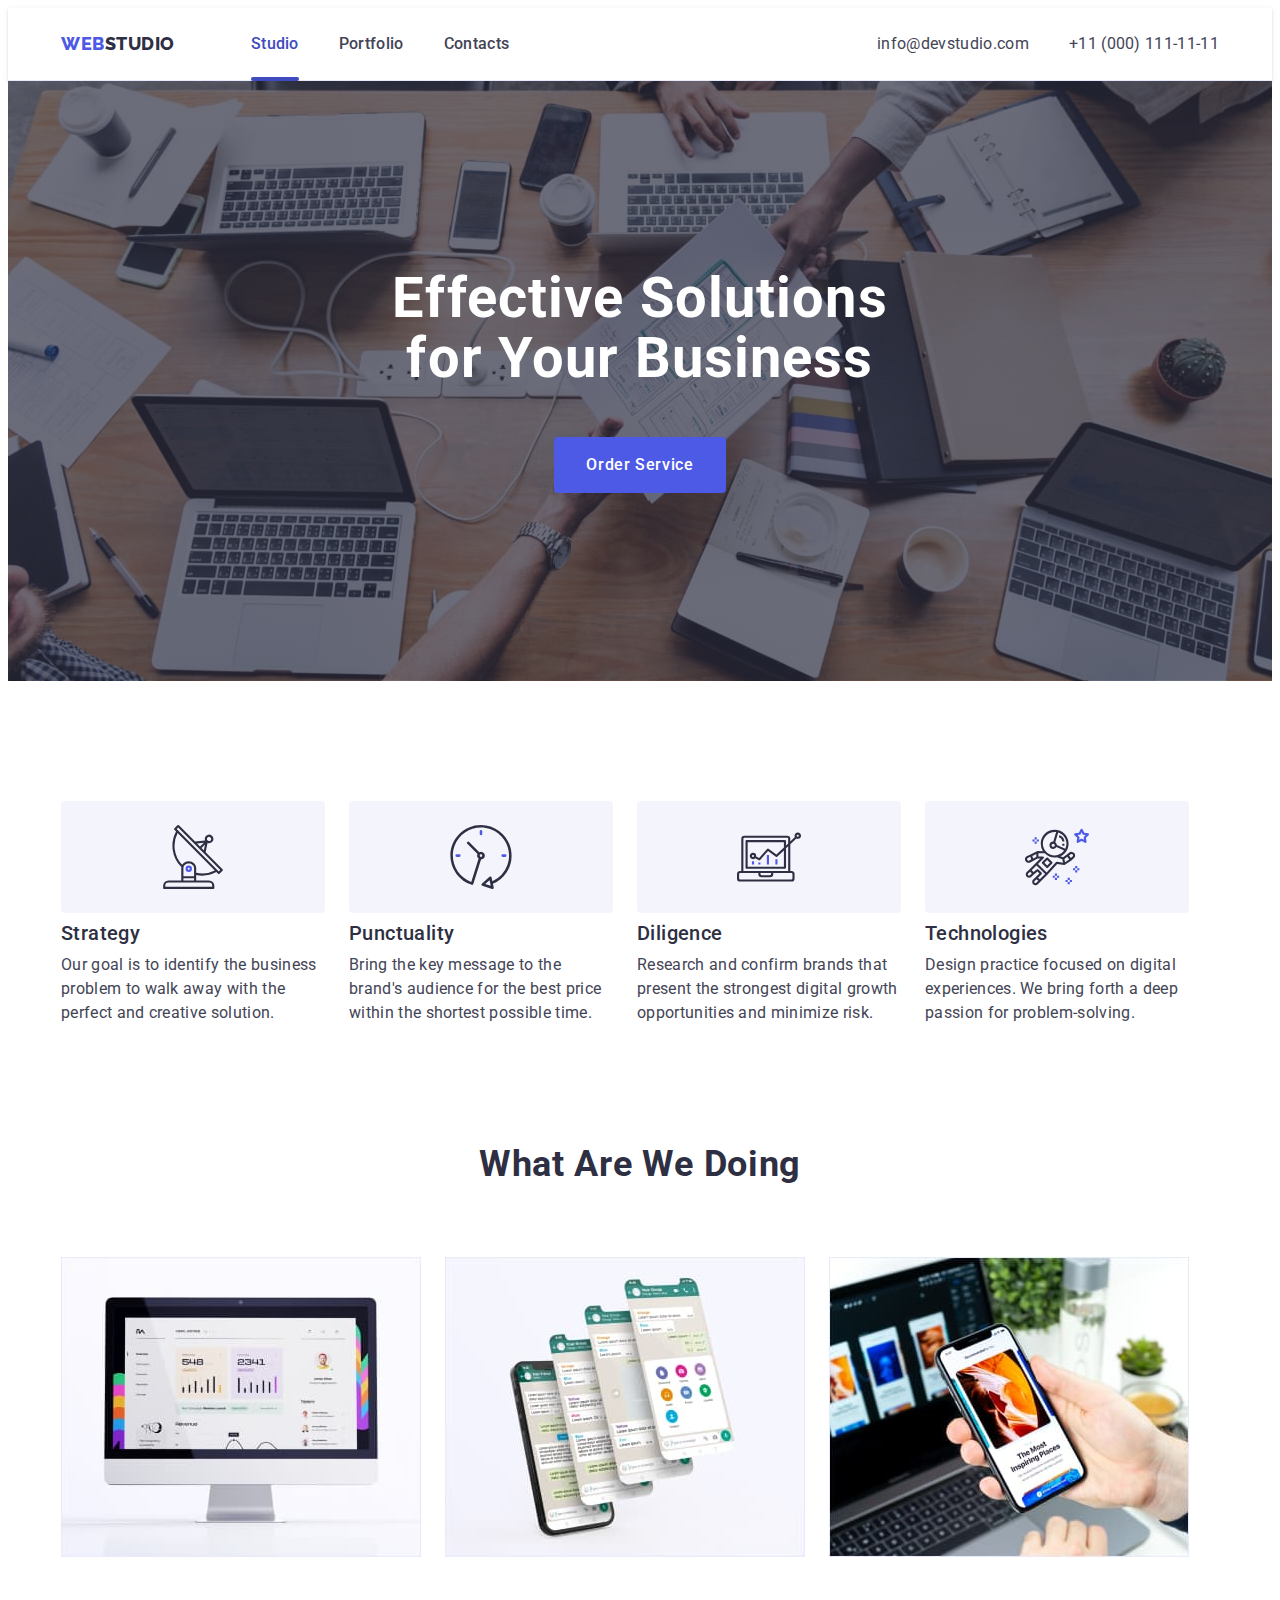
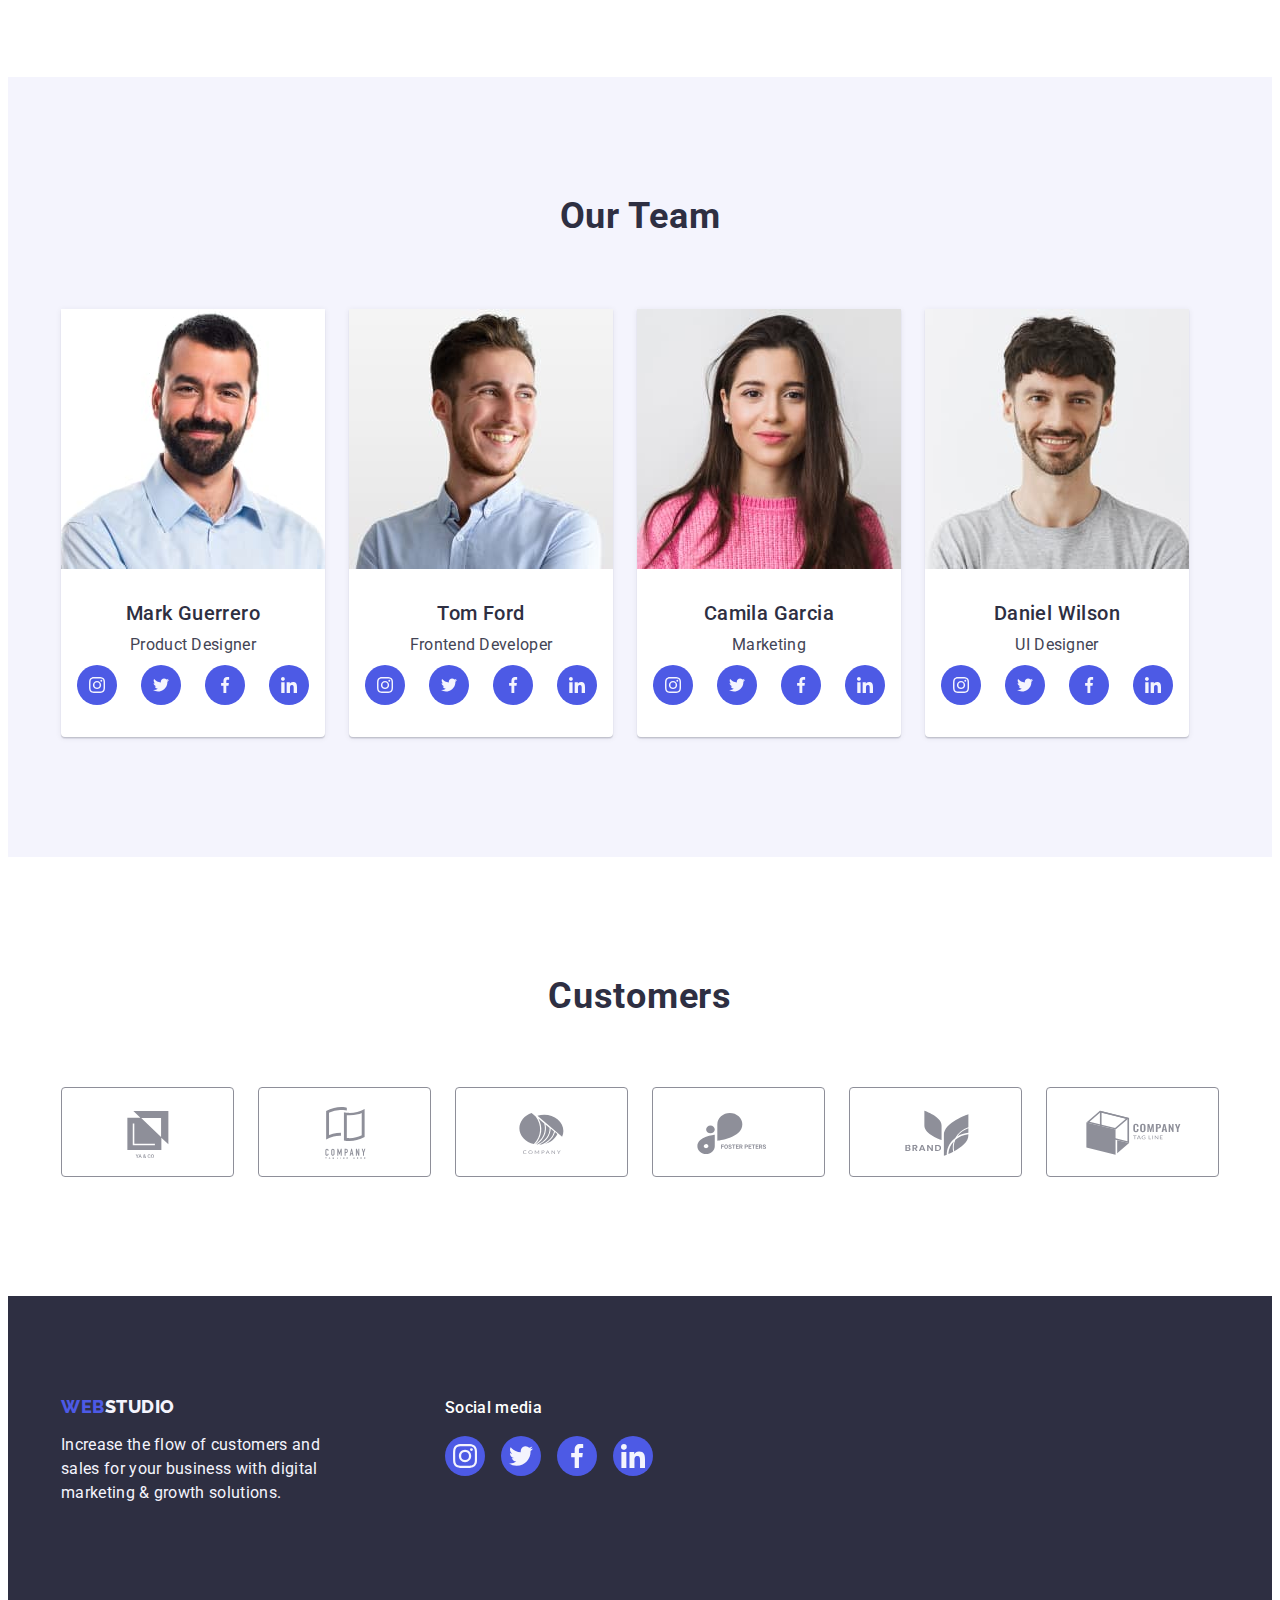
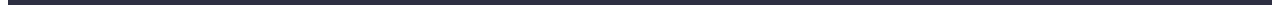
<file: index.html>
<!DOCTYPE html>
<html lang="en">

<head>
  <meta charset="UTF-8" />
  <meta http-equiv="X-UA-Compatible" content="IE=edge" />
  <meta name="viewport" content="width=device-width, initial-scale=1.0" />
  <title>WebStudio</title>
  <link rel="preconnect" href="https://fonts.googleapis.com" />
  <link rel="preconnect" href="https://fonts.gstatic.com" crossorigin />
  <link rel="preconnect" href="https://fonts.googleapis.com" />
  <link rel="preconnect" href="https://fonts.gstatic.com" crossorigin />
  <link href="https://fonts.googleapis.com/css2?family=Raleway:wght@800&family=Roboto:wght@400;500;700;900&display=swap"
    rel="stylesheet" />
  <link rel="stylesheet" href="https://cdnjs.cloudflare.com/ajax/libs/modern-normalize/1.1.0/modern-normalize.min.css"
    integrity="sha512-wpPYUAdjBVSE4KJnH1VR1HeZfpl1ub8YT/NKx4PuQ5NmX2tKuGu6U/JRp5y+Y8XG2tV+wKQpNHVUX03MfMFn9Q=="
    crossorigin="anonymous" referrerpolicy="no-referrer" />
  <link rel="stylesheet" href="./css/styles.css" />
</head>

<body class="body">
  <!-- ! HEADER SECTION -->
  <header class="page-header">
    <div class="container header-flex">
      <!-- ? HEADER NAV -->
      <nav class="header-nav">
        <a class="header-logo link" href="./index.html" target="_blank" rel="noopener no-referrer">Web<span
            class="logo-right">Studio</span>
        </a>
        <ul class="header-nav-list list">
          <li class="header-nav-item item">
            <a class="header-nav-link link active" href="./index.html" target="_blank"
              rel="noopener no-referrer">Studio</a>
          </li>
          <li class="header-nav-item item">
            <a class="header-nav-link link" href="./portfolio.html" target="_blank"
              rel="noopener no-referrer">Portfolio</a>
          </li>
          <li class="header-nav-item item">
            <a class="header-nav-link link" href="" target="_blank" rel="noopener no-referrer">Contacts</a>
          </li>
        </ul>
      </nav>
      <!-- ? HEADER CONTACTS -->
      <address class="header-contacts">
        <ul class="header-contacts list">
          <li class="header-contacts-item">
            <a class="header-contacts-link link" href="mailto:info@devstudio.com" target="_blank"
              rel="noopener no-referrer">info@devstudio.com</a>
          </li>
          <li class="header-contacts-item">
            <a class="header-contacts-link link" href="tel:+110001111111" target="_blank" rel="noopener no-referrer">+11
              (000) 111-11-11</a>
          </li>
        </ul>
      </address>
    </div>
  </header>
  <!-- ! MAIN SECTION -->
  <main>
    <!-- ? HERO SECTION -->
    <section class="hero section">
      <div class="container">
        <h1 class="hero-title">Effective Solutions for Your Business</h1>
        <button class="modal-open button" type="button" data-modal-open>
          Order Service
        </button>
      </div>
    </section>
    <!-- ? ABOUT SECTION  -->
    <section class="about">
      <div class="container">
        <h2 class="visually-hidden">Main objectives of our company</h2>
        <ul class="about-list list">
          <li class="about-item">
            <div class="about-icon-box">
              <svg class="about-icon" width="64" height="64">
                <use href="./images/icons.svg#antenna"></use>
              </svg>
            </div>
            <h3 class="subtitle-about">Strategy</h3>
            <p class="about-text">
              Our goal is to identify the business problem to walk away with
              the perfect and creative solution.
            </p>
          </li>
          <li class="about-item">
            <div class="about-icon-box">
              <svg class="about-icon" width="64" height="64">
                <use href="./images/icons.svg#clock"></use>
              </svg>
            </div>
            <h3 class="subtitle-about">Punctuality</h3>
            <p class="about-text">
              Bring the key message to the brand's audience for the best price
              within the shortest possible time.
            </p>
          </li>
          <li class="about-item">
            <div class="about-icon-box">
              <svg class="about-icon" width="64" height="64">
                <use href="./images/icons.svg#diagram"></use>
              </svg>
            </div>
            <h3 class="subtitle-about">Diligence</h3>
            <p class="about-text">
              Research and confirm brands that present the strongest digital
              growth opportunities and minimize risk.
            </p>
          </li>
          <li class="about-item">
            <div class="about-icon-box">
              <svg class="about-icon" width="64" height="64">
                <use href="./images/icons.svg#astronaut"></use>
              </svg>
            </div>
            <h3 class="subtitle-about">Technologies</h3>
            <p class="about-text">
              Design practice focused on digital experiences. We bring forth a
              deep passion for problem-solving.
            </p>
          </li>
        </ul>
      </div>
    </section>
    <!-- ? BENEFITS SECTION -->
    <section class="benefits-section">
      <div class="container">
        <h2 class="benefits-subtitle">What are we doing</h2>
        <ul class="benefits-list list">
          <li class="benefits-item">
            <img src="./images/benefits/img-pc.jpg" alt="PC" width="360" height="300" />
          </li>
          <li class="benefits-item">
            <img src="./images/benefits/img-smartphone.jpg" alt="smart-phone" width="360" height="300" />
          </li>
          <li class="benefits-item">
            <img src="./images/benefits/img-app.jpg" alt="app" width="360" height="300" />
          </li>
        </ul>
      </div>
    </section>
    <!-- ? TEAM SECTION -->
    <section class="team">
      <div class="container">
        <h2 class="team-subtitle">Our Team</h2>
        <ul class="team-list list">
          <li class="team-item">
            <img class="team-photo" src="./images/team/mark-guerrero-img.jpg" alt="Mark Guerrero" width="264"
              height="260" />
            <div class="card-content">
              <h3 class="subtitle-name">Mark Guerrero</h3>
              <p class="profession-text">Product Designer</p>
              <ul class="team-socials-list list">
                <li class="team-socials-item">
                  <a class="team-socials-link link" href="" target="_blank" rel="noopener no-referrer"
                    aria-label="Instagram icon">
                    <svg class="team-social-icon" width="16" height="16">
                      <use href="./images/icons.svg#instagram"></use>
                    </svg>
                  </a>
                </li>
                <li class="team-socials-item">
                  <a class="team-socials-link link" href="" target="_blank" rel="noopener no-referrer"
                    aria-label="Twitter icon">
                    <svg class="team-social-icon" width="16" height="16">
                      <use href="./images/icons.svg#twitter"></use>
                    </svg>
                  </a>
                </li>
                <li class="team-socials-item">
                  <a class="team-socials-link link" href="" target="_blank" rel="noopener no-referrer"
                    aria-label="Facebook icon">
                    <svg class="team-social-icon" width="16" height="16">
                      <use href="./images/icons.svg#facebook"></use>
                    </svg>
                  </a>
                </li>
                <li class="team-socials-item">
                  <a class="team-socials-link link" href="" target="_blank" rel="noopener no-referrer"
                    aria-label="Linkedin icon">
                    <svg class="team-social-icon" width="16" height="16">
                      <use href="./images/icons.svg#linkedin"></use>
                    </svg>
                  </a>
                </li>
              </ul>
            </div>
          </li>
          <li class="team-item">
            <img class="team-photo" src="./images/team/tom-ford-img.jpg" alt="Tom Ford" width="264" height="260" />
            <div class="card-content">
              <h3 class="subtitle-name">Tom Ford</h3>
              <p class="profession-text">Frontend Developer</p>
              <ul class="team-socials-list list">
                <li class="team-socials-item">
                  <a class="team-socials-link link" href="" target="_blank" rel="noopener no-referrer"
                    aria-label="Instagram icon">
                    <svg class="team-social-icon" width="16" height="16">
                      <use href="./images/icons.svg#instagram"></use>
                    </svg>
                  </a>
                </li>
                <li class="team-socials-item">
                  <a class="team-socials-link link" href="" target="_blank" rel="noopener no-referrer"
                    aria-label="Twitter icon">
                    <svg class="team-social-icon" width="16" height="16">
                      <use href="./images/icons.svg#twitter"></use>
                    </svg>
                  </a>
                </li>
                <li class="team-socials-item">
                  <a class="team-socials-link link" href="" target="_blank" rel="noopener no-referrer"
                    aria-label="Facebook icon">
                    <svg class="team-social-icon" width="16" height="16">
                      <use href="./images/icons.svg#facebook"></use>
                    </svg>
                  </a>
                </li>
                <li class="team-socials-item">
                  <a class="team-socials-link link" href="" target="_blank" rel="noopener no-referrer"
                    aria-label="Linkedin icon">
                    <svg class="team-social-icon" width="16" height="16">
                      <use href="./images/icons.svg#linkedin"></use>
                    </svg>
                  </a>
                </li>
              </ul>
            </div>
          </li>
          <li class="team-item">
            <img class="team-photo" src="./images/team/camila-garcia-img.jpg" alt="Camila Garcia" width="264"
              height="260" />
            <div class="card-content">
              <h3 class="subtitle-name">Camila Garcia</h3>
              <p class="profession-text">Marketing</p>
              <ul class="team-socials-list list">
                <li class="team-socials-item">
                  <a class="team-socials-link link" href="" target="_blank" rel="noopener no-referrer"
                    aria-label="Instagram icon">
                    <svg class="team-social-icon" width="16" height="16">
                      <use href="./images/icons.svg#instagram"></use>
                    </svg>
                  </a>
                </li>
                <li class="team-socials-item">
                  <a class="team-socials-link link" href="" target="_blank" rel="noopener no-referrer"
                    aria-label="Twitter icon">
                    <svg class="team-social-icon" width="16" height="16">
                      <use href="./images/icons.svg#twitter"></use>
                    </svg>
                  </a>
                </li>
                <li class="team-socials-item">
                  <a class="team-socials-link link" href="" target="_blank" rel="noopener no-referrer"
                    aria-label="Facebook icon">
                    <svg class="team-social-icon" width="16" height="16">
                      <use href="./images/icons.svg#facebook"></use>
                    </svg>
                  </a>
                </li>
                <li class="team-socials-item">
                  <a class="team-socials-link link" href="" target="_blank" rel="noopener no-referrer"
                    aria-label="Linkedin icon">
                    <svg class="team-social-icon" width="16" height="16">
                      <use href="./images/icons.svg#linkedin"></use>
                    </svg>
                  </a>
                </li>
              </ul>
            </div>
          </li>
          <li class="team-item">
            <img class="team-photo" src="./images/team/daniel-wilson-img.jpg" alt="Daniel Wilson" width="264"
              height="260" />
            <div class="card-content">
              <h3 class="subtitle-name">Daniel Wilson</h3>
              <p class="profession-text">UI Designer</p>
              <ul class="team-socials-list list">
                <li class="team-socials-item">
                  <a class="team-socials-link link" href="" target="_blank" rel="noopener no-referrer"
                    aria-label="Instagram icon">
                    <svg class="team-social-icon" width="16" height="16">
                      <use href="./images/icons.svg#instagram"></use>
                    </svg>
                  </a>
                </li>
                <li class="team-socials-item">
                  <a class="team-socials-link link" href="" target="_blank" rel="noopener no-referrer"
                    aria-label="Twitter icon">
                    <svg class="team-social-icon" width="16" height="16">
                      <use href="./images/icons.svg#twitter"></use>
                    </svg>
                  </a>
                </li>
                <li class="team-socials-item">
                  <a class="team-socials-link link" href="" target="_blank" rel="noopener no-referrer"
                    aria-label="Facebook icon">
                    <svg class="team-social-icon" width="16" height="16">
                      <use href="./images/icons.svg#facebook"></use>
                    </svg>
                  </a>
                </li>
                <li class="team-socials-item">
                  <a class="team-socials-link link" href="" target="_blank" rel="noopener no-referrer"
                    aria-label="Linkedin icon">
                    <svg class="team-social-icon" width="16" height="16">
                      <use href="./images/icons.svg#linkedin"></use>
                    </svg>
                  </a>
                </li>
              </ul>
            </div>
          </li>
        </ul>
      </div>
    </section>
    <!-- ? CUSTOMERS SECTION -->
    <section class="customers">
      <div class="customers-container container">
        <h2 class="customers-subtitle">Customers</h2>
        <ul class="customers-list list">
          <li class="customers-item">
            <a class="customers-link link" href="" target="_blank" rel="noopener no-referrer"
              aria-label="Logo client 1">
              <svg class="customer-icon  icon" width="104" height="56">
                <use href="./images/icons.svg#logo-client-1"></use>
              </svg>
            </a>
          </li>
          <li class="customers-item">
            <a class="customers-link link" href="" target="_blank" rel="noopener no-referrer"
              aria-label="Logo client 2">
              <svg class="customer-icon icon" width="104" height="56">
                <use href="./images/icons.svg#logo-client-2"></use>
              </svg>
            </a>
          </li>
          <li class="customers-item">
            <a class="customers-link link" href="" target="_blank" rel="noopener no-referrer"
              aria-label="Logo client 3">
              <svg class="customer-icon icon" width="104" height="56">
                <use href="./images/icons.svg#logo-client-3"></use>
              </svg>
            </a>
          </li>
          <li class="customers-item">
            <a class="customers-link link" href="" target="_blank" rel="noopener no-referrer"
              aria-label="Logo client 4">
              <svg class="customer-icon icon" width="104" height="56">
                <use href="./images/icons.svg#logo-client-4"></use>
              </svg>
            </a>
          </li>
          <li class="customers-item">
            <a class="customers-link link" href="" target="_blank" rel="noopener no-referrer"
              aria-label="Logo client 5">
              <svg class="customer-icon icon" width="104" height="56">
                <use href="./images/icons.svg#logo-client-5"></use>
              </svg>
            </a>
          </li>
          <li class="customers-item">
            <a class="customers-link link" href="" target="_blank" rel="noopener no-referrer"
              aria-label="Logo client 6">
              <svg class="customer-icon icon" width="104" height="56">
                <use href="./images/icons.svg#logo-client-6"></use>
              </svg>
            </a>
          </li>
        </ul>
      </div>
    </section>
  </main>
  <!--  ? FOOTER SECTION  -->
  <footer class="footer-container ">
    <div class="footer-wrap container">
      <div class="footer-logo-container">
        <a class="footer-logo link" href="./index.html">Web<span class="footer-logo-right">Studio</span>
        </a>
        <p class="footer-text">
          Increase the flow of customers and sales for your business with
          digital marketing & growth solutions.
        </p>
      </div>
      <div class="footer-socials-container">
        <p class="footer-socials-text">Social media</p>
        <ul class="footer-socials-list list">
          <li class="footer-socials-item">
            <a class="footer-socials-link link" href="" target="_blank" rel="noopener no-referrer"
              aria-label="Instagram icon">
              <svg class="footer-social-icon" width="24" height="24">
                <use href="./images/icons.svg#instagram"></use>
              </svg>
            </a>
          </li>
          <li class="footer-socials-item">
            <a class="footer-socials-link link" href="" target="_blank" rel="noopener no-referrer"
              aria-label="Twitter icon">
              <svg class="footer-social-icon" width="24" height="24">
                <use href="./images/icons.svg#twitter"></use>
              </svg>
            </a>
          </li>
          <li class="footer-socials-item">
            <a class="footer-socials-link link" href="" target="_blank" rel="noopener no-referrer"
              aria-label="Facebook icon">
              <svg class="footer-social-icon" width="24" height="24">
                <use href="./images/icons.svg#facebook"></use>
              </svg>
            </a>
          </li>
          <li class="footer-hero-busocials-item">
            <a class="footer-socials-link link" href="" target="_blank" rel="noopener no-referrer"
              aria-label="Linkedin icon">
              <svg class="footer-social-icon" width="24" height="24">
                <use href="./images/icons.svg#linkedin"></use>
              </svg>
            </a>
          </li>
        </ul>
      </div>
    </div>
  </footer>
  <!-- ?MODAL WINDOW -->
  <div class="backdrop is-hidden" data-modal>
    <div class="modal">
      <button class="modal-close-btn button" type="button" data-modal-close>
        <svg class="modal-close-icon" width="8" height="8">
          <use href="./images/icons.svg#close-icon"></use>
        </svg>
      </button>
    </div>
  </div>
  <script src="./js/modal.js"></script>
</body>

</html>
</file>
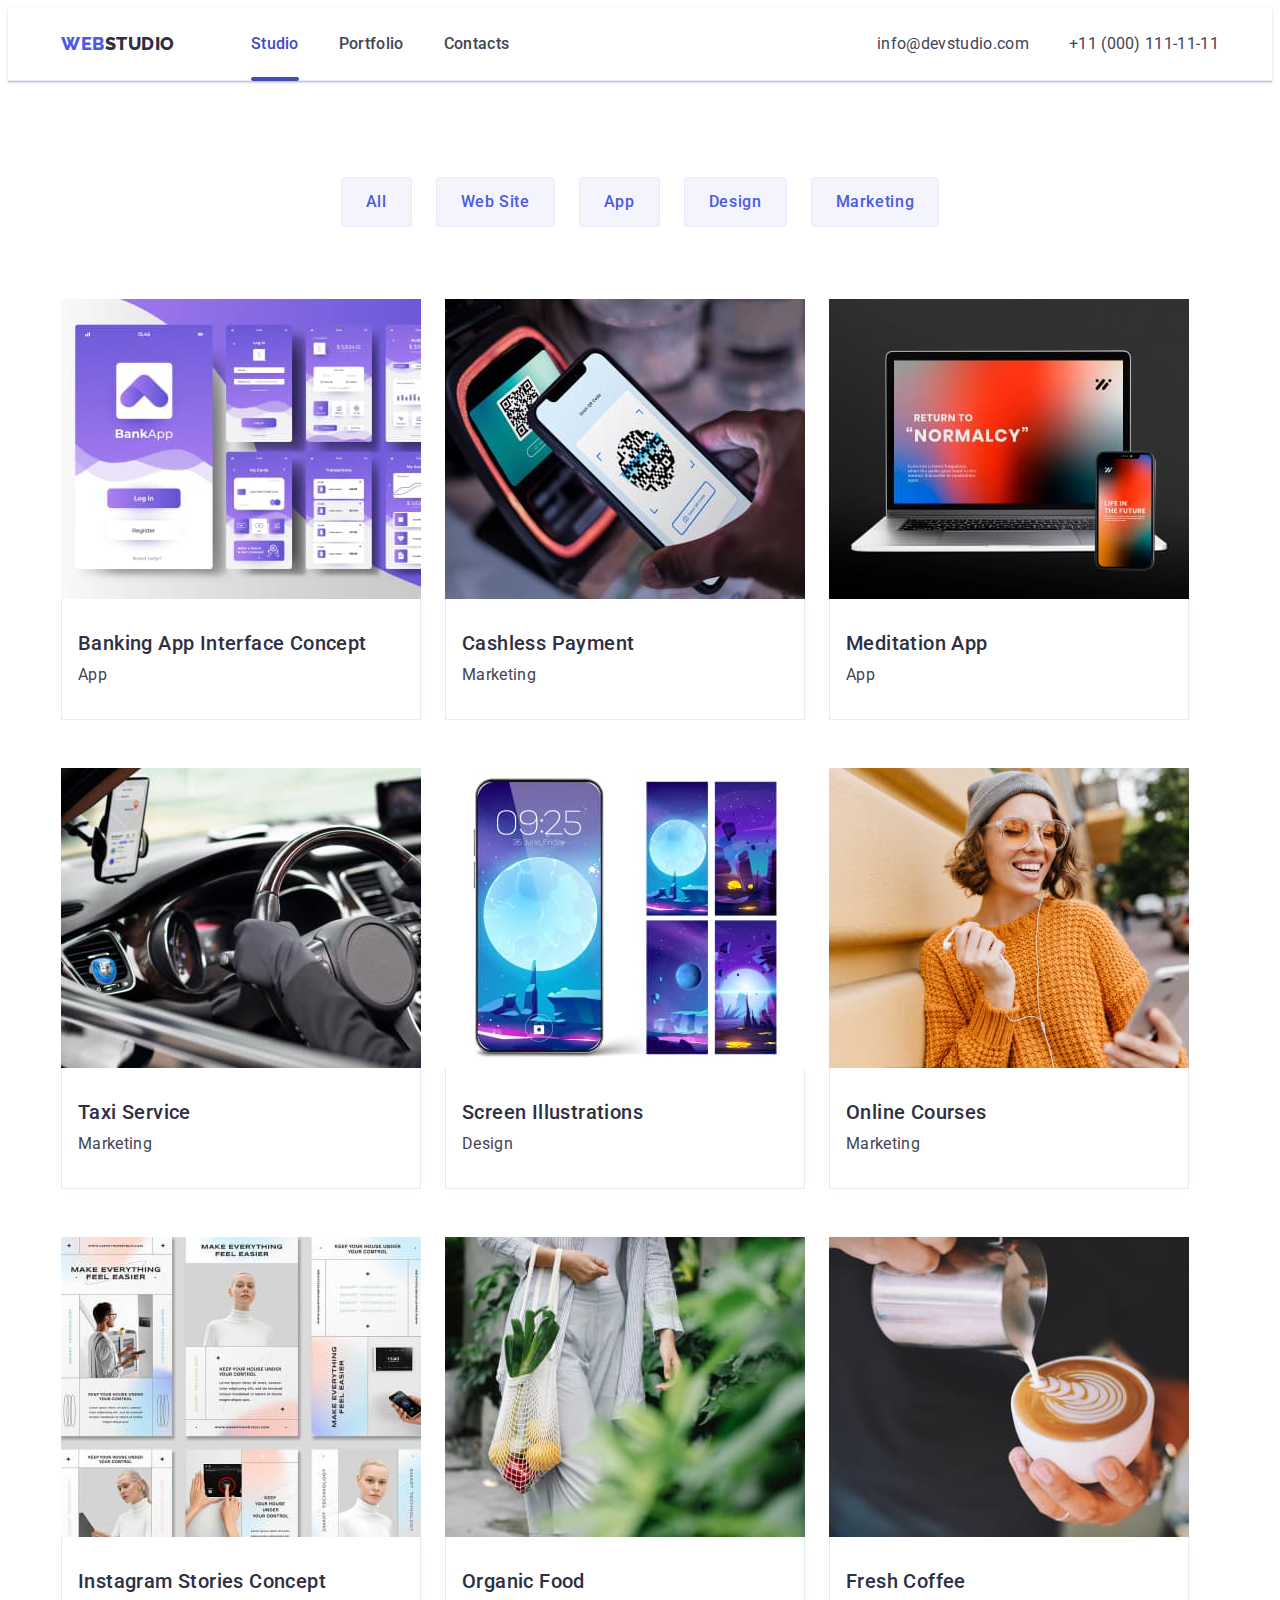
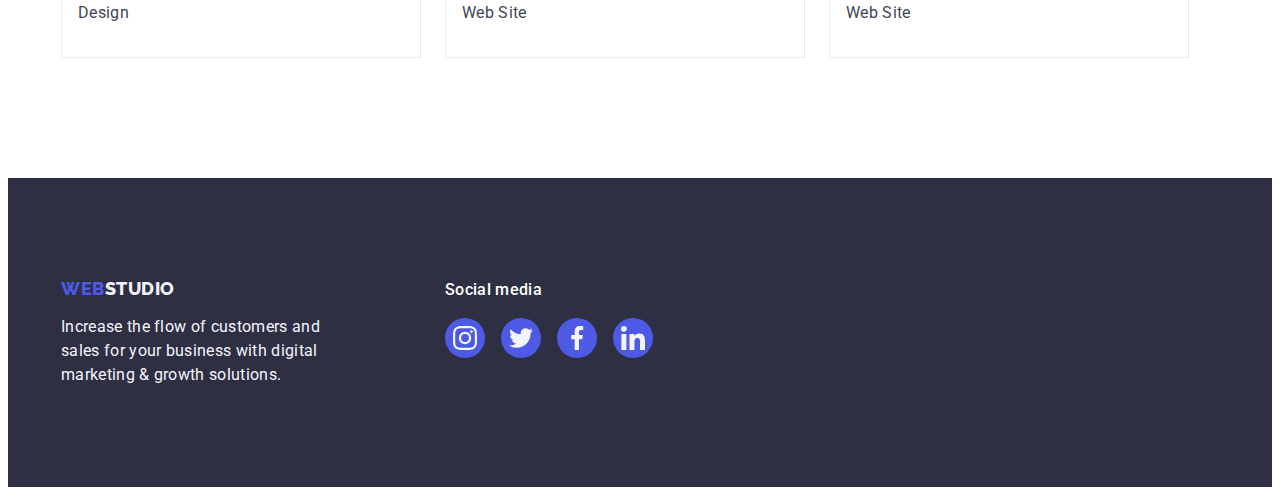
<file: portfolio.html>
<!DOCTYPE html>
<html lang="en">

<head>
  <meta charset="UTF-8" />
  <meta http-equiv="X-UA-Compatible" content="IE=edge" />
  <meta name="viewport" content="width=device-width, initial-scale=1.0" />
  <title>Portfolio</title>
  <link rel="preconnect" href="https://fonts.googleapis.com" />
  <link rel="preconnect" href="https://fonts.gstatic.com" crossorigin />
  <link rel="preconnect" href="https://fonts.googleapis.com" />
  <link rel="preconnect" href="https://fonts.gstatic.com" crossorigin />
  <link href="https://fonts.googleapis.com/css2?family=Raleway:wght@800&family=Roboto:wght@400;500;700;900&display=swap"
    rel="stylesheet" />
  <link rel="stylesheet" href="https://cdnjs.cloudflare.com/ajax/libs/modern-normalize/1.1.0/modern-normalize.min.css"
    integrity="sha512-wpPYUAdjBVSE4KJnH1VR1HeZfpl1ub8YT/NKx4PuQ5NmX2tKuGu6U/JRp5y+Y8XG2tV+wKQpNHVUX03MfMFn9Q=="
    crossorigin="anonymous" referrerpolicy="no-referrer" />
  <link rel="stylesheet" href="./css/styles.css" />
</head>

<body class="body">
  <!-- ! HEADER SECTION -->
  <header class="page-header">
    <div class="container header-flex">
      <!-- ? HEADER NAV -->
      <nav class="header-nav">
        <a class="header-logo link" href="./index.html" target="_blank" rel="noopener no-referrer">Web<span
            class="logo-right">Studio</span>
        </a>
        <ul class="header-nav-list list">
          <li class="header-nav-item item">
            <a class="header-nav-link link active" href="./index.html" target="_blank"
              rel="noopener no-referrer">Studio</a>
          </li>
          <li class="header-nav-item item">
            <a class="header-nav-link link" href="./portfolio.html" target="_blank"
              rel="noopener no-referrer">Portfolio</a>
          </li>
          <li class="header-nav-item item">
            <a class="header-nav-link link" href="" target="_blank" rel="noopener no-referrer">Contacts</a>
          </li>
        </ul>
      </nav>
      <!-- ? HEADER CONTACTS -->
      <address class="header-contacts">
        <ul class="header-contacts list">
          <li class="header-contacts-item">
            <a class="header-contacts-link link" href="mailto:info@devstudio.com" target="_blank"
              rel="noopener no-referrer">info@devstudio.com</a>
          </li>
          <li class="header-contacts-item">
            <a class="header-contacts-link link" href="tel:+110001111111" target="_blank" rel="noopener no-referrer">+11
              (000) 111-11-11</a>
          </li>
        </ul>
      </address>
    </div>
  </header>
  <main>
    <!-- ? MENU FILTER BUTTON-->
    <section class="project">
      <div class="container">
        <h1 class="visually-hidden">Menu filter button</h1>
        <ul class="filter-list list">
          <li class="filter-item">
            <button class="filter-button button" type="button">All</button>
          </li>
          <li class="filter-item">
            <button class="filter-button button" type="button">
              Web Site
            </button>
          </li>
          <li class="filter-item">
            <button class="filter-button button" type="button">App</button>
          </li>
          <li class="filter-item">
            <button class="filter-button button" type="button">Design</button>
          </li>
          <li class="filter-item">
            <button class="filter-button button" type="button">
              Marketing
            </button>
          </li>
        </ul>
        <!-- ? PROJECT CARDS  -->
        <ul class="project-list list">
          <li class="project-item">
            <a class="project-link link" href="" target="_blank" rel="noopener no-referrer">
              <div class="project-thumb">
                <img class="project-img" src="./images/images-portfolio/banking-app-interface-concept-img.jpg"
                  alt="Banking App Interface Concept" width="360" height="300" />
                <p class="project-overlay-text">14 Stylish and User-Friendly App Design Concepts · Task Manager App ·
                  Calorie
                  Tracker App · Exotic Fruit Ecommerce App · Cloud Storage App
                </p>
              </div>
              <div class="container-name-category">
                <h2 class="project-subtitle">
                  Banking App Interface Concept
                </h2>
                <p class="project-text">App</p>
              </div>
            </a>
          </li>
          <li class="project-item">
            <a class="project-link link" href="" target="_blank" rel="noopener no-referrer">
              <div class="project-thumb">
                <img class="project-img" src="./images/images-portfolio/cashless-payment-img.jpg" alt="Cashless Payment"
                  width="360" height="300" />
                <p class="project-overlay-text">14 Stylish and User-Friendly App Design Concepts · Task Manager App ·
                  Calorie
                  Tracker App · Exotic Fruit Ecommerce App · Cloud Storage App
                </p>
              </div>
              <div class="container-name-category">
                <h2 class="project-subtitle">Cashless Payment</h2>
                <p class="project-text">Marketing</p>
              </div>
            </a>
          </li>
          <li class="project-item">
            <a class="project-link link" href="" target="_blank" rel="noopener no-referrer">
              <div class="project-thumb">
                <img class="project-img" src="./images/images-portfolio/meditation-app-img.jpg" alt="Meditation App"
                  width="360" height="300" />
                <p class="project-overlay-text">14 Stylish and User-Friendly App Design Concepts · Task Manager App ·
                  Calorie
                  Tracker App · Exotic Fruit Ecommerce App · Cloud Storage App
                </p>
              </div>
              <div class="container-name-category">
                <h2 class="project-subtitle">Meditation App</h2>
                <p class="project-text">App</p>
              </div>
            </a>
          </li>
          <li class="project-item">
            <a class="project-link link" href="" target="_blank" rel="noopener no-referrer">
              <div class="project-thumb">
                <img class="project-img" src="./images/images-portfolio/taxi-service-img.jpg" alt="Taxi Service"
                  width="360" height="300" />
                <p class="project-overlay-text">14 Stylish and User-Friendly App Design Concepts · Task Manager App ·
                  Calorie
                  Tracker App · Exotic Fruit Ecommerce App · Cloud Storage App
                </p>
              </div>
              <div class="container-name-category">
                <h2 class="project-subtitle">Taxi Service</h2>
                <p class="project-text">Marketing</p>
              </div>
            </a>
          </li>
          <li class="project-item">
            <a class="project-link link" href="" target="_blank" rel="noopener no-referrer">
              <div class="project-thumb">
                <img class="project-img" src="./images/images-portfolio/screen-illustrations-img.jpg"
                  alt="Screen Illustrations" width="360" height="300" />
                <p class="project-overlay-text">14 Stylish and User-Friendly App Design Concepts · Task Manager App ·
                  Calorie
                  Tracker App · Exotic Fruit Ecommerce App · Cloud Storage App
                </p>
              </div>
              <div class="container-name-category">
                <h2 class="project-subtitle">Screen Illustrations</h2>
                <p class="project-text">Design</p>
              </div>
            </a>
          </li>
          <li class="project-item">
            <a class="project-link link" href="" target="_blank" rel="noopener no-referrer">
              <div class="project-thumb">
                <img class="project-img" src="./images/images-portfolio/online-courses-img.jpg" alt="Online Courses"
                  width="360" height="300" />
                <p class="project-overlay-text">14 Stylish and User-Friendly App Design Concepts · Task Manager App ·
                  Calorie
                  Tracker App · Exotic Fruit Ecommerce App · Cloud Storage App
                </p>
              </div>
              <div class="container-name-category">
                <h2 class="project-subtitle">Online Courses</h2>
                <p class="project-text">Marketing</p>
              </div>
            </a>
          </li>
          <li class="project-item">
            <a class="project-link link" href="" target="_blank" rel="noopener no-referrer">
              <div class="project-thumb">
                <img class="project-img" src="./images/images-portfolio/instagram-stories-concept-img.jpg"
                  alt="Instagram Stories Concept" width="360" height="300" />
                <p class="project-overlay-text">14 Stylish and User-Friendly App Design Concepts · Task Manager App ·
                  Calorie
                  Tracker App · Exotic Fruit Ecommerce App · Cloud Storage App
                </p>
              </div>
              <div class="container-name-category">
                <h2 class="project-subtitle">Instagram Stories Concept</h2>
                <p class="project-text">Design</p>
              </div>
            </a>
          </li>
          <li class="project-item">
            <a class="project-link link" href="" target="_blank" rel="noopener no-referrer">
              <div class="project-thumb">
                <img class="project-img" src="./images/images-portfolio/organic-food-img.jpg" alt="Organic Food"
                  width="360" height="300" />
                <p class="project-overlay-text">14 Stylish and User-Friendly App Design Concepts · Task Manager App ·
                  Calorie
                  Tracker App · Exotic Fruit Ecommerce App · Cloud Storage App
                </p>
              </div>
              <div class="container-name-category">
                <h2 class="project-subtitle">Organic Food</h2>
                <p class="project-text">Web Site</p>
              </div>
            </a>
          </li>
          <li class="project-item">
            <a class="project-link link" href="" target="_blank" rel="noopener no-referrer">
              <div class="project-thumb">
                <img class="project-img" src="./images/images-portfolio/fresh-coffee-img.jpg" alt="Fresh Coffee"
                  width="360" height="300" />
                <p class="project-overlay-text">14 Stylish and User-Friendly App Design Concepts · Task Manager App ·
                  Calorie
                  Tracker App · Exotic Fruit Ecommerce App · Cloud Storage App
                </p>
              </div>
              <div class="container-name-category">
                <h2 class="project-subtitle">Fresh Coffee</h2>
                <p class="project-text">Web Site</p>
              </div>
            </a>
          </li>
        </ul>
      </div>
    </section>
  </main>
  <!--  ? FOOTER SECTION  -->
  <footer class="footer-container ">
    <div class="footer-wrap container">
      <div class="footer-logo-container">
        <a class="footer-logo link" href="./index.html">Web<span class="footer-logo-right">Studio</span>
        </a>
        <p class="footer-text">
          Increase the flow of customers and sales for your business with
          digital marketing & growth solutions.
        </p>
      </div>
      <div class="footer-socials-container">
        <p class="footer-socials-text">Social media</p>
        <ul class="footer-socials-list list">
          <li class="footer-socials-item">
            <a class="footer-socials-link link" href="" target="_blank" rel="noopener no-referrer"
              aria-label="Instagram icon">
              <svg class="footer-social-icon" width="24" height="24">
                <use href="./images/icons.svg#instagram"></use>
              </svg>
            </a>
          </li>
          <li class="footer-socials-item">
            <a class="footer-socials-link link" href="" target="_blank" rel="noopener no-referrer"
              aria-label="Twitter icon">
              <svg class="footer-social-icon" width="24" height="24">
                <use href="./images/icons.svg#twitter"></use>
              </svg>
            </a>
          </li>
          <li class="footer-socials-item">
            <a class="footer-socials-link link" href="" target="_blank" rel="noopener no-referrer"
              aria-label="Facebook icon">
              <svg class="footer-social-icon" width="24" height="24">
                <use href="./images/icons.svg#facebook"></use>
              </svg>
            </a>
          </li>
          <li class="footer-hero-busocials-item">
            <a class="footer-socials-link link" href="" target="_blank" rel="noopener no-referrer"
              aria-label="Linkedin icon">
              <svg class="footer-social-icon" width="24" height="24">
                <use href="./images/icons.svg#linkedin"></use>
              </svg>
            </a>
          </li>
        </ul>
      </div>
    </div>
  </footer>
</body>

</html>
</file>
<file: css/styles.css>
:root {
  --primary-font: "Roboto", sans-serif;
  --secondary-font: "Raleway", sans-serif;

  --primary-bg: #ffffff;
  --secondary-bg: #2e2f42;
  --tertiary-bg: #f4f4fd;
  --primary-text: #434455;
  --secondary-text: #2e2f42;
  --tertiary-text: #ffffff;
  --primary-accent: #4d5ae5;
  --secondary-accent: #404bbf;

  --border-portfolio: #e7e9fc;
  --customers-border: #8e8f99;
  --social-icons-bg: #4d5ae5;
  --social-icons: #f4f4fd;
  --social-icon-hover-bg: #31d0aaff;
  --customers-logo: #8e8f99ff;

  --header-line-active: #404bbf;

  --header-nav-box-shadow: 0px 2px 1px rgba(46, 47, 66, 0.08),
    0px 1px 1px rgba(46, 47, 66, 0.16), 0px 1px 6px rgba(46, 47, 66, 0.08);
  --hero-btn-box-shadow: 0px 4px 4px rgba(0, 0, 0, 0.15);
  --team-item-box-shadow: 0px 1px 6px rgba(46, 47, 66, 0.08),
    0px 1px 1px rgba(46, 47, 66, 0.16), 0px 2px 1px rgba(46, 47, 66, 0.08);
  --filter-btn-hover-box-shadow: 0px 3px 1px rgba(0, 0, 0, 0.1),
    0px 2px 1px rgba(0, 0, 0, 0.08), 0px 2px 2px rgba(0, 0, 0, 0.12);
  --card-portfolio-hover-box-shadow: 0px 1px 6px rgba(46, 47, 66, 0.08),
    0px 1px 1px rgba(46, 47, 66, 0.16), 0px 2px 1px rgba(46, 47, 66, 0.08);
  --project-hover-box-shadow: 0px 1px 6px rgba(46, 47, 66, 0.08),
    0px 1px 1px rgba(46, 47, 66, 0.16), 0px 2px 1px rgba(46, 47, 66, 0.08);

  --bg-gradient: rgba(46, 47, 66, 0.7);

  /* *Modal window */
  --modal-backdrop-bg-color: rgba(46, 47, 66, 0.4);

  --modal-bg-color: #fcfcfc;
  --modal-box-shadow: 0px 1px 1px rgba(0, 0, 0, 0.14),
    0px 1px 3px rgba(0, 0, 0, 0.12), 0px 2px 1px rgba(0, 0, 0, 0.2);
  --modal-border-radius: 4px;

  --modal-close-btn-bg-color: #e7e9fc;
  --modal-close-btn-border: 1px solid rgba(0, 0, 0, 0.1);
  --modal-close-btn-hover-bg-color: #404bbf;

  --modal-close-icon-fill: #2e2f42;

  /** Project-thumb-OVERLAY*/
  --project-overlay-bg-color: #4d5ae5;
  --project-overlay-text-color: #f4f4fd;

  /* *Animation hover-focus */
  --animation-hover-focus-fast: 250ms cubic-bezier(0.4, 0, 0.2, 1);
}

/* *Скидання стилів */
h1,
h2,
h3,
h4,
h5,
h6,
p {
  margin: 0;
}

.list {
  list-style: none;
  margin-top: 0;
  margin-bottom: 0;
}
.link {
  text-decoration: none;
}
ul,
ol {
  margin: 0;
  padding-left: 0;
}
img {
  display: block;
  max-width: 100%;
  height: auto;
}

p {
  display: block;
}
/* *Загальні умови для всіх контейнерів */

.container {
  max-width: 1158px;
  padding-left: 15px;
  padding-right: 15px;
  margin-left: auto;
  margin-right: auto;
}
section {
  padding-top: 120px;
  padding-bottom: 120px;
}
/* *Приховані заголовки */

.visually-hidden {
  position: absolute;
  width: 1px;
  height: 1px;
  margin: -1px;
  border: 0;
  padding: 0;
  white-space: nowrap;
  clip-path: inset(100%);
  clip: rect(0 0 0 0);
  overflow: hidden;
}

.body {
  background-color: var(--primary-bg);
  color: var(--primary-text);
  font-family: "Roboto", sans-serif;
  font-size: 16px;
  line-height: 1.5;
  letter-spacing: 0.02em;
}

/*? HEADER SECTION  */

.header-flex {
  display: flex;
  align-items: center;
  justify-content: space-between;
}

.header {
  border-bottom: 1px solid var(--border-portfolio);
}
/* ? LOGO */

.header-logo {
  margin-right: 76px;

  color: var(--primary-accent);
  font-family: "Raleway", sans-serif;
  font-weight: 800;
  font-size: 18px;
  line-height: 1.17;
  letter-spacing: 0.03em;
  text-transform: uppercase;
}

.logo-right {
  color: var(--secondary-text);
}
/* ? HEADER NAV */

.header-nav-link::after {
  content: "";
  width: 100%;
  height: 4px;
  border-radius: 2px;
  display: block;
  position: absolute;
  bottom: 0;
  left: 0;
  bottom: -1px;
}

.header-nav-link.active::after {
  background-color: #404bbf;
}
.header-nav-link.active {
  color: #404bbf;
}

.header-nav-list {
  display: flex;
  align-items: center;
}

.header-nav {
  display: flex;
  align-items: center;
}

.header-nav-item:not(:last-child) {
  margin-right: 40px;
}

.header-nav-link {
  padding-top: 24px;
  padding-bottom: 24px;
  position: relative;
  display: block;

  font-weight: 500;
  font-size: 16px;
  line-height: 1.5;
  letter-spacing: 0.02em;
  text-decoration: none;
  color: var(--primary-text);
  transition: color var(--animation-hover-focus-fast);
}

.link:hover,
.link:focus {
  color: var(--secondary-accent);
}

.page-header {
  width: 100%;
  border-bottom: 1px solid var(--border-portfolio);
  box-shadow: var(--header-nav-box-shadow);
}

/* ? HEADER CONTACTS  */

.header-contacts {
  display: flex;
  font-style: normal;
  margin-left: auto;
}

.header-contacts-item:not(:last-child) {
  margin-right: 40px;
}

.header-contacts:hover,
.header-contacts:focus {
  color: var(--secondary-accent);
}

.header-contacts-link {
  transition: color var(--animation-hover-focus-fast);
  padding-top: 24px;
  padding-bottom: 24px;

  color: var(--primary-text);
  font-size: 16px;
  line-height: 1.5;
}

/* ? HERO SECTION */

.hero {
  margin: auto;
  max-width: 1440px;
  background-image: linear-gradient(var(--bg-gradient), var(--bg-gradient)),
    url(../images/hero/hero-bg-photo-people-office.jpg);
  background-size: cover;
  background-repeat: no-repeat;
  background-position: center;

  padding-top: 188px;
  padding-bottom: 188px;
  background-color: var(--secondary-bg);
}

.hero-title {
  max-width: 496px;
  margin-bottom: 48px;
  margin-left: auto;
  margin-right: auto;

  color: var(--tertiary-text);
  font-weight: 700;
  font-size: 56px;
  line-height: 1.07;
  letter-spacing: 0.02em;
  text-align: center;
}

/* *OPEN MODAL BUTTON */
.button {
  border: none;
  cursor: pointer;
}

.modal-open:hover,
.modal-open:focus {
  background-color: var(--secondary-accent);
  color: var(--tertiary-text);
}

.modal-open {
  transition: background-color var(--animation-hover-focus-fast);

  display: block;
  min-width: 169px;
  padding: 16px 32px;
  margin-left: auto;
  margin-right: auto;
  box-shadow: var(hero-btn-box-shadow);
  border: none;
  border-radius: 4px;

  font-family: "Roboto", sans-serif;
  font-weight: 500;
  font-size: 16px;
  line-height: 1.5;
  letter-spacing: 0.04em;
  background-color: var(--primary-accent);
  color: var(--tertiary-text);
}


/* ? ABOUT SECTION  */

.about-icon-box {
  max-width: 264px;
  min-height: 112px;
  background-color: var(--tertiary-bg);
  border-radius: 4px;
}

.about-icon-box {
  display: flex;
  align-items: center;
  justify-content: center;
  margin-bottom: 8px;
}

.about-list {
  display: flex;
  flex-wrap: wrap;
}

.about-item {
  width: 264px;
  margin-right: 24px;
}

.about-item:nth-child(4n) {
  margin-right: 0;
}

.subtitle-about {
  margin-bottom: 8px;

  font-size: 20px;
  font-weight: 500;
  line-height: 1.2;
  letter-spacing: 0.02em;
  color: var(--secondary-text);
}

/* ? BENEFITS SECTION */

.benefits-section {
  padding-top: 0;
  padding-bottom: 120px;
}

.benefits-list {
  display: flex;
  flex-wrap: wrap;
}

.benefits-item {
  max-width: 360px;
  margin-right: 24px;
}

.benefits-item:nth-child(3n) {
  margin-right: 0;
}

.benefits-subtitle {
  margin-bottom: 72px;

  font-size: 36px;
  font-weight: 700;
  line-height: 1.11;
  letter-spacing: 0.02em;
  text-align: center;
  text-decoration: none;
  text-transform: capitalize;
  color: var(--secondary-text);
}

/* ? TEAM SECTION  */

.team-socials-list {
  display: flex;
  justify-content: center;
  align-items: center;
  gap: 24px;
}

.team-socials-link {
  transition: background-color var(--animation-hover-focus-fast);

  display: flex;
  align-items: center;
  justify-content: center;
  border-radius: 50%;
  width: 40px;
  height: 40px;
  background-color: var(--social-icons-bg);
  color: var(--social-icons);
}

.team-social-icon {
  fill: currentColor;
}

.team-socials-link:hover,
.team-socials-link:focus {
  background-color: var(--secondary-accent);
  color: var(--social-icons);
}

.team-list {
  display: flex;
  flex-wrap: wrap;
}

.team-item {
  background-color: var(--primary-bg);
  border-radius: 0px 0px 4px 4px;
  margin-right: 24px;
  max-width: 264px;
  box-shadow: var(--team-item-box-shadow);
}

.team-item:nth-child(4n) {
  margin-right: 0;
}

.card-content {
  padding-top: 32px;
  padding-bottom: 32px;
}

.team {
  background-color: var(--tertiary-bg);
}

.team-subtitle {
  margin-bottom: 72px;

  font-weight: 700;
  font-size: 36px;
  line-height: 1.11;
  letter-spacing: 0.02em;
  text-align: center;
  text-transform: capitalize;
  text-decoration: none;
  color: var(--secondary-text);
}

.subtitle-name {
  margin-bottom: 8px;

  font-weight: 500;
  font-size: 20px;
  line-height: 1.2;
  letter-spacing: 0.02em;
  text-transform: capitalize;
  color: var(--secondary-text);
  text-align: center;
}

.profession-text {
  margin-bottom: 8px;
  font-size: 16px;
  line-height: 1.5;
  letter-spacing: 0.02em;
  text-decoration: none;
  color: var(--primary-text);
  text-align: center;
}
/* ? CUSTOMERS SECTION */

.customers-link {
  transition: border-color 250ms cubic-bezier(0.4, 0, 0.2, 1),
    color 250ms cubic-bezier(0.4, 0, 0.2, 1);

  display: flex;
  align-items: center;
  justify-content: center;
  width: 100%;
  height: 100%;
  color: var(--customers-logo);
  border: 1px solid var(--customers-border);
  border-radius: 4px;
}

.customer-icon {
  fill: currentColor;
}

.customers-link:hover,
.customers-link:focus {
  fill: var(--secondary-accent);
  color: var(--secondary-accent);
  border-color: var(--secondary-accent);
}

.customers-list {
  display: flex;
  gap: 24px;
}

.customers-item {
  display: flex;
  align-items: center;
  justify-content: center;
  width: calc((100% - 120px) / 6);
  height: 88px;
  background-color: var(--primary-bg);
}

.customers-subtitle {
  margin-bottom: 72px;
  font-weight: 700;
  font-size: 36px;
  line-height: 1.1;
  letter-spacing: 0.02em;
  text-align: center;
  text-transform: capitalize;
  text-decoration: none;
  color: var(--secondary-text);
}

/* ? FOOTER SECTION */

.footer-wrap {
  display: flex;
  align-items: baseline;
}

.footer-logo-container {
  margin-right: 120px;
}

.footer-socials-list {
  display: flex;
  justify-content: center;
  align-items: center;
  gap: 16px;
}

.footer-socials-link {
  transition: background-color var(--animation-hover-focus-fast);

  display: flex;
  align-items: center;
  justify-content: center;
  border-radius: 50%;
  width: 40px;
  height: 40px;
  background-color: var(--social-icons-bg);
  color: var(--social-icons);
}

.footer-social-icon {
  fill: currentColor;
}

.footer-socials-link:hover,
.footer-socials-link:focus {
  background-color: var(--social-icon-hover-bg);
  color: var(--social-icons);
}

.footer-socials-text {
  margin-bottom: 16px;
  font-size: 16px;
  font-weight: 500;
  line-height: 1.5;
  letter-spacing: 0.02em;
  color: var(--tertiary-text);
}

.footer-container {
  padding-top: 100px;
  padding-bottom: 100px;
  background-color: var(--secondary-bg);
}
.footer-logo {
  display: inline-block;
  margin-bottom: 16px;

  color: var(--primary-accent);
  font-family: Raleway, sans-serif;
  font-weight: 800;
  font-size: 18px;
  line-height: 1.17;
  letter-spacing: 0.03em;
  text-transform: uppercase;
}

.footer-logo-right {
  color: var(--tertiary-bg);
}

.footer-text {
  max-width: 264px;

  font-size: 16px;
  line-height: 1.5;
  letter-spacing: 0.02em;
  text-decoration: none;
  color: var(--tertiary-bg);
}

/* ! PORTFOLIO */

/* ? MENU FILTER BUTTON */

.project-link {
  transition: box-shadow var(--animation-hover-focus-fast);

  display: block;
}

.project-link:hover,
.project-link:focus {
  box-shadow: var(--project-hover-box-shadow);
}

.filter-list {
  display: flex;
  flex-wrap: wrap;
  justify-content: center;
  margin-bottom: 72px;
}

.filter-button:hover,
.filter-button:focus {
  color: var(--tertiary-text);
  background-color: var(--secondary-accent);
  border: 1px solid transparent;
  border-radius: 4px;
  box-shadow: var(--filter-btn-hover-box-shadow);
}
.filter-button {
  transition: color var(--animation-hover-focus-fast),
    background-color var(--animation-hover-focus-fast),
    box-shadow var(--animation-hover-focus-fast),
    border-color var(--animation-hover-focus-fast);
}

.filter-button {
  padding-top: 12px;
  padding-bottom: 12px;
  padding-left: 24px;
  padding-right: 24px;
  border: 1px solid var(--border-portfolio);
  border-radius: 4px;

  font-family: "Roboto", sans-serif;
  font-weight: 500;
  font-size: 16px;
  line-height: 1.5;
  letter-spacing: 0.04em;
  text-decoration: none;
  color: var(--primary-accent);
  background-color: var(--tertiary-bg);
}

.filter-item:not(:last-child) {
  margin-right: 24px;
}

/* *OVERLAY */
.project-thumb {
  position: relative;
  overflow: hidden;
}

.project-item:hover .project-overlay-text {
  transform: translateY(0);
}

.project-overlay-text {
  transform: translateY(100%);
  transition: transform var(--animation-hover-focus-fast);

  position: absolute;
  top: 0;
  left: 0;
  padding: 40px 32px;
  width: 100%;
  height: 100%;
  background-color: var(--project-overlay-bg-color);
  color: var(--project-overlay-text-color);
}

/* ? PROJECT CARDS */
.project-link:hover .project-overlay-text,
.project-link:focus .project-overlay-text {
  transform: translateY(0%);
}

.project-item:hover {
  box-shadow: var(--card-portfolio-hover-box-shadow);
}

.container-name-category {
  padding: 32px 16px;
  border: 1px solid var(--border-portfolio);
  border-top: none;
}

.project {
  padding-top: 96px;
  padding-bottom: 120px;
}

.project-list {
  display: flex;
  flex-wrap: wrap;
}

.project-subtitle {
  margin-bottom: 8px;
}

.project-item {
  flex-basis: calc((100%-48) / 3);
  max-width: 360px;
  margin-right: 24px;
  margin-bottom: 48px;
}

.project-item:nth-child(3n) {
  margin-right: 0;
}

.project-item:nth-last-child(-n + 3) {
  margin-bottom: 0;
}

.project-subtitle,
.subtitle-second {
  font-weight: 500;
  font-size: 20px;
  line-height: 1.2;
  letter-spacing: 0.02em;
  color: var(--secondary-text);
}

.project-text {
  font-size: 16px;
  line-height: 1.5;
  letter-spacing: 0.02em;
  color: var(--primary-text);
  text-decoration: none;
}

/* ?MODAL WINDOW  */

.backdrop {
  opacity: 1;
  visibility: visible;
  pointer-events: initial;
  transition: opacity var(--animation-hover-focus-fast),
    visibility var(--animation-hover-focus-fast);

  position: fixed;
  top: 0;
  left: 0;
  width: 100%;
  height: 100vh;
  background: var(--modal-backdrop-bg-color);
}

.is-hidden {
  opacity: 0;
  visibility: hidden;
  pointer-events: none;
}

.backdrop.is-hidden .modal {
  opacity: 0;
  transform: translate(-50%, -50%) scale(1);
  transition-delay: 0ms;
  transition: transform var(--animation-hover-focus-fast);
}
.modal {
  transition: transform 250ms cubic-bezier(0.4, 0, 0.2, 1);

  position: absolute;
  top: calc(50%);
  left: calc(50%);
  transform: translate(-50%, -50%) scale(1);

  width: 408px;
  min-height: 576px;
  background: var(--modal-bg-color);
  box-shadow: var(--modal-box-shadow);
  border-radius: var(--modal-border-radius);
}

.modal-close-btn {
  transition: transform 250ms cubic-bezier(0.4, 0, 0.2, 1);
  transition: background-color 250ms cubic-bezier(0.4, 0, 0.2, 1),
    border 250ms cubic-bezier(0.4, 0, 0.2, 1);

  position: absolute;
  top: 24px;
  right: 24px;

  color: var(--modal-close-icon-fill);
  background-color: #e7e9fc;
  border: 1px solid rgba(0, 0, 0, 0.1);
  border-radius: 50%;

  display: flex;
  align-items: center;
  justify-content: center;
  padding: 0;

  width: 24px;
  height: 24px;
  cursor: pointer;
}

.modal-close-btn:hover,
.modal-close-btn:focus {
  background-color: #404bbf;
  color: white;
  border: none;
}

.modal-close-icon {
  transition: fill var(--animation-hover-focus-fast);
  fill: currentColor;
}
</file>
